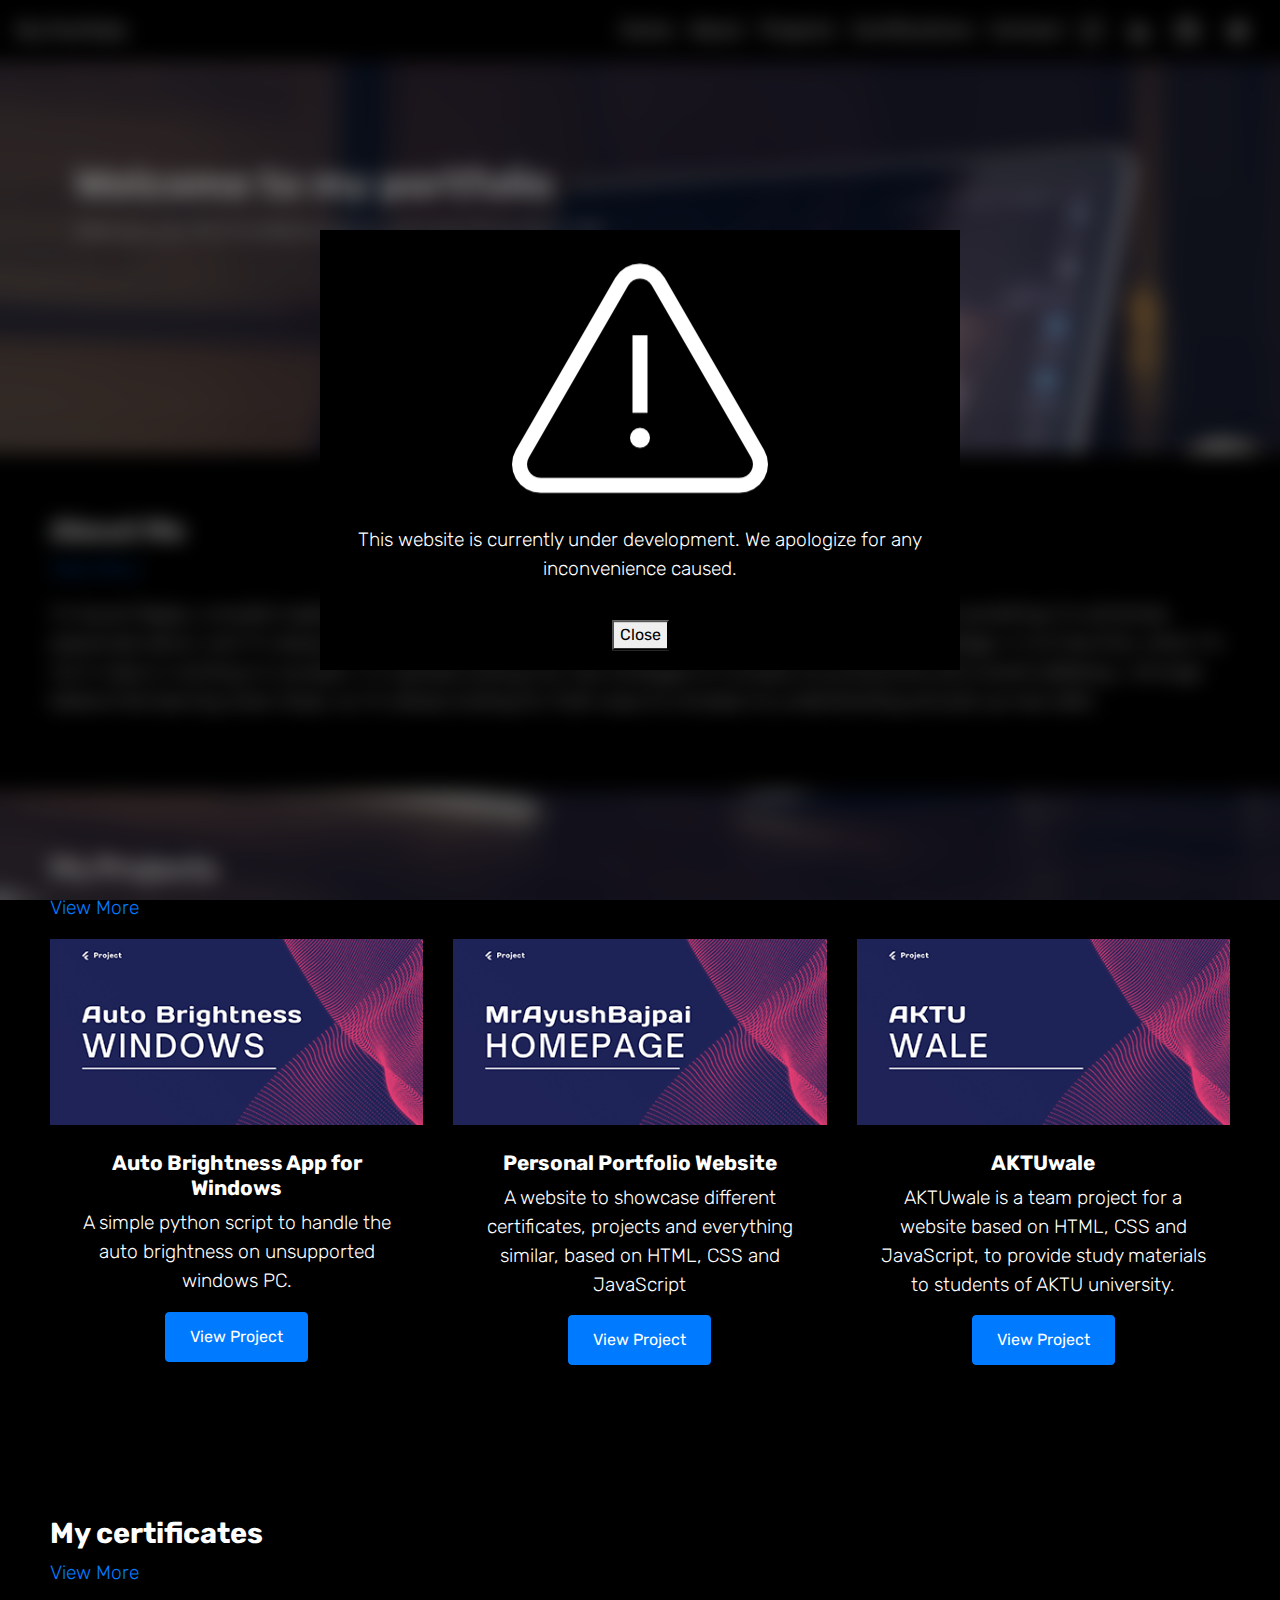
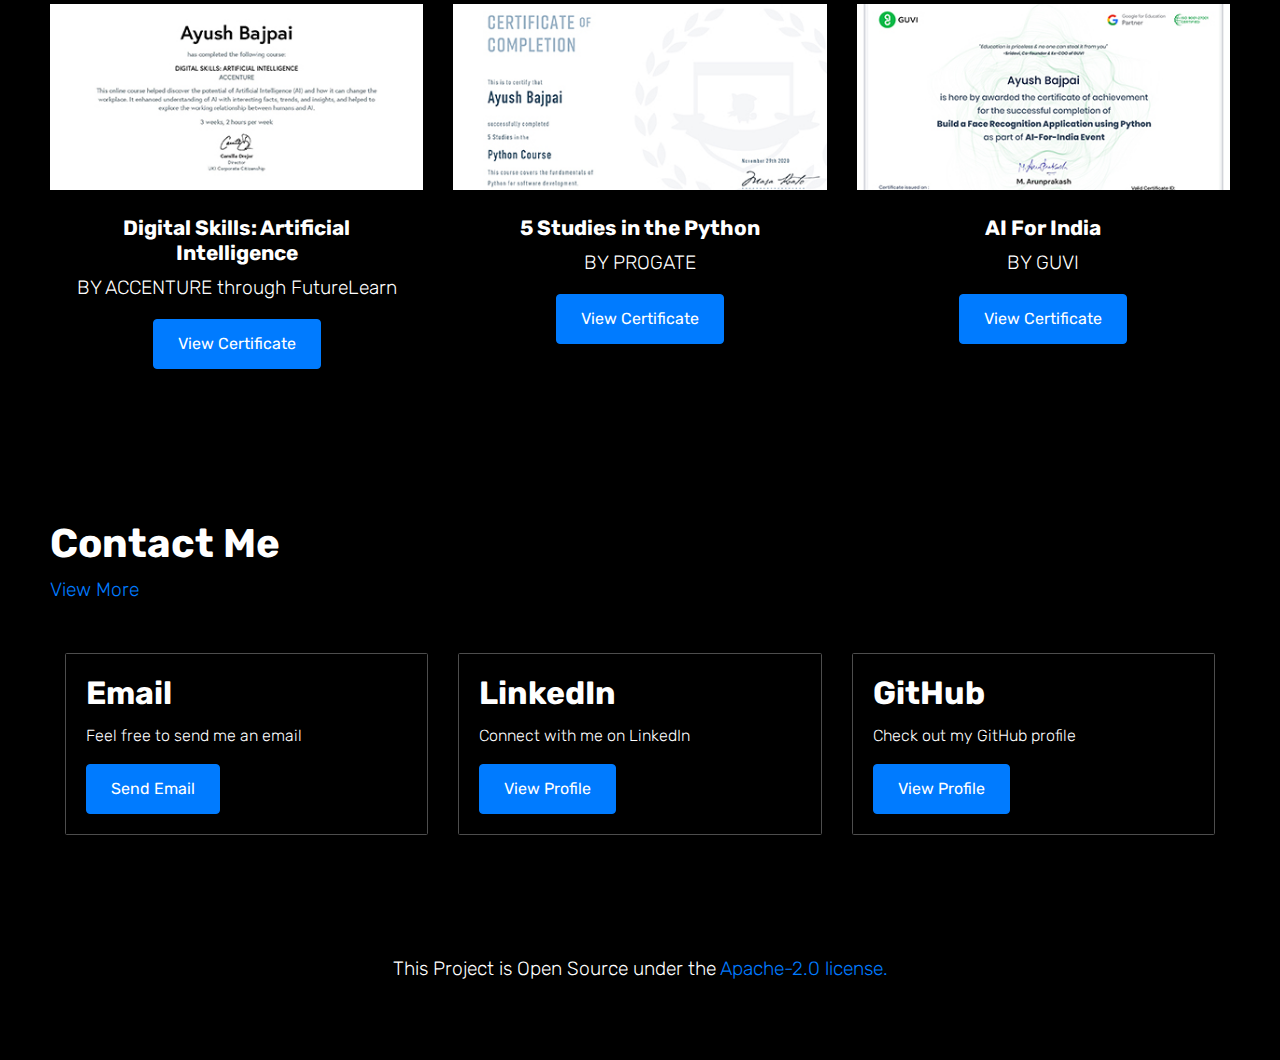
<file: index.html>
<!DOCTYPE html>
<html>
  <head>
    <meta charset="UTF-8" />
    <meta
      name="viewport"
      content="width=device-width, initial-scale=1, maximum-scale=1, user-scalable=0"
    />

    <title>Ayush Bajpai's Homepage</title>
    <link rel="icon" href="images/favicon.ico" />
    <link
      rel="stylesheet"
      href="https://stackpath.bootstrapcdn.com/bootstrap/4.3.1/css/bootstrap.min.css"
    />
    <link rel="preconnect" href="//fonts.googleapis.com" />
    <link rel="preconnect" href="//fonts.gstatic.com" crossorigin />
    <link
      href="//fonts.googleapis.com/css2?family=Rubik:wght@300;700&display=swap"
      rel="stylesheet"
    />
    <link rel="stylesheet" href="css/style.css" />
  </head>
  <body class="bg-image">
    <div id="blur"></div>

    <div id="popup">
      <img src="images/warning.png" alt="Popup Image" />
      <p>
        This website is currently under development. We apologize for any
        inconvenience caused.
      </p>
      <button id="closeBtn">Close</button>
    </div>

    <div id="navbar"></div>

    <div id="home" class="jumbotron">
      <div id="jumbotron-container" class="container-fluid">
        <h1>Welcome to my portfolio</h1>
        <p>Here you can find my latest projects and everything about me</p>
      </div>
    </div>

    <div id="about" class="container-fluid">
      <h2>About Me</h2>
      <a href="about-me.html"><p>View More</p></a>
      <p>
        I'm Ayush Bajpai, a student seeking a B.Tech in machine learning and
        artificial intelligence. Programming is something I'm extremely
        passionate about, and I'm always searching for ways to improve my
        technical skills and increase my knowledge. In my free time, when I'm
        not in class or working on a project, I'm typically looking into new
        strategies to increase my productivity and overall wellbeing. I strongly
        believe that learning never stops, so I'm always looking for fresh ways
        to increase my understanding and pick up new skills.
      </p>
    </div>

    <div id="projects" class="container-fluid bg-grey">
      <h2>My Projects</h2>
      <a href="projects.html"><p>View More</p></a>
      <div class="row">
        <div class="col-sm-4">
          <div id="home-project" class="thumbnail">
            <img
              src="images/projects/auto-brightness-windows.jpg"
              alt="Auto auto-brightness-windows"
            />
            <div class="caption">
              <h3>Auto Brightness App for Windows</h3>
              <p>
                A simple python script to handle the auto brightness on
                unsupported windows PC.
              </p>
              <p>
                <a href="#" class="btn btn-primary" role="button"
                  >View Project</a
                >
              </p>
            </div>
          </div>
        </div>
        <div class="col-sm-4">
          <div id="home-project" class="thumbnail">
            <img
              src="images/projects/homepage.jpg"
              alt="Personal Portfolio Website"
            />
            <div class="caption">
              <h3>Personal Portfolio Website</h3>
              <p>
                A website to showcase different certificates, projects and
                everything similar, based on HTML, CSS and JavaScript
              </p>
              <p>
                <a href="#" class="btn btn-primary" role="button"
                  >View Project</a
                >
              </p>
            </div>
          </div>
        </div>
        <div class="col-sm-4">
          <div id="home-project" class="thumbnail">
            <img src="images/projects/aktuwale.jpg" alt="AKTUwale" />
            <div class="caption">
              <h3>AKTUwale</h3>
              <p>
                AKTUwale is a team project for a website based on HTML, CSS and
                JavaScript, to provide study materials to students of AKTU
                university.
              </p>
              <p>
                <a href="#" class="btn btn-primary" role="button"
                  >View Project</a
                >
              </p>
            </div>
          </div>
        </div>
      </div>
    </div>

    <div class="container-fluid">
      <h2>My certificates</h2>
      <a href="certifications.html"><p>View More</p></a>
      <div class="row">
        <div class="col-sm-4">
          <div class="thumbnail">
            <img
              src="images/certificates/accenture.jpg"
              alt="artificial intelligence"
            />
            <div class="caption">
              <h3>Digital Skills: Artificial Intelligence</h3>
              <p>
                BY ACCENTURE through FutureLearn
              </p>
              <p>
                <a target="_blank" rel="noopener" href="https://www.futurelearn.com/certificates/uzynaxz" class="btn btn-primary" role="button"
                  >View Certificate</a
                >
              </p>
            </div>
          </div>
        </div>
        <div class="col-sm-4">
          <div class="thumbnail">
            <img src="images/certificates/progate.jpg" alt="5 Studies in the Python" />
            <div class="caption">
              <h3>5 Studies in the Python</h3>
              <p>BY PROGATE</p>
              <p>
                <a target="_blank" rel="noopener" href="https://progate.com/course_certificate/a96501caqkjk29" class="btn btn-primary" role="button"
                  >View Certificate</a
                >
              </p>
            </div>
          </div>
        </div>
        <div class="col-sm-4">
          <div class="thumbnail">
            <img src="images/certificates/ai-for-india.jpg" alt="AI For India" />
            <div class="caption">
              <h3>AI For India</h3>
              <p>BY GUVI</p>
              <p>
                <a target="_blank" rel="noopener" href="https://www.guvi.in/verify-certificate?id=362i91o81s516M231h" class="btn btn-primary" role="button"
                  >View Certificate</a
                >
              </p>
            </div>
          </div>
        </div>
      </div>
    </div>

    <div id="contact" class="container-fluid">
      <h1>Contact Me</h1>
      <a href="contact-me.html"><p>View More</p></a>
      <div class="col-sm-auto">
        <div class="card-deck mt-5">
          <div class="card">
            <div class="card-body">
              <h5 class="card-title">Email</h5>
              <p class="card-text">Feel free to send me an email</p>
              <a
                href="mailto:ayushbajpai1711@gmail.com"
                class="btn btn-primary stretched-link"
                >Send Email</a
              >
            </div>
          </div>

          <div class="card">
            <div class="card-body">
              <h5 class="card-title">LinkedIn</h5>
              <p class="card-text">Connect with me on LinkedIn</p>
              <a
                href="https://www.linkedin.com/in/mrayushbajpai/"
                target="_blank"
                rel="noopener noreferrer"
                class="btn btn-primary stretched-link"
                >View Profile</a
              >
            </div>
          </div>
          <div class="card">
            <div class="card-body">
              <h5 class="card-title">GitHub</h5>
              <p class="card-text">Check out my GitHub profile</p>
              <a
                href="https://github.com/MrAyushBajpai"
                target="_blank"
                rel="noopener noreferrer"
                class="btn btn-primary stretched-link"
                >View Profile</a
              >
            </div>
          </div>
        </div>
      </div>
    </div>

    <footer class="container-fluid text-center">
      <p>
        This Project is Open Source under the
        <a
          href="https://github.com/MrAyushBajpai/MrAyushBajpai.github.io/blob/main/LICENSE"
          >Apache-2.0 license.</a
        >
      </p>
    </footer>
    <script src="https://code.jquery.com/jquery-3.3.1.min.js"></script>
    <script src="https://cdnjs.cloudflare.com/ajax/libs/popper.js/1.14.7/umd/popper.min.js"></script>
    <script src="https://stackpath.bootstrapcdn.com/bootstrap/4.3.1/js/bootstrap.min.js"></script>
    <script src="js/navbar-loader.js"></script>
    <script src="js/popup.js"></script>
  </body>
</html>
</file>
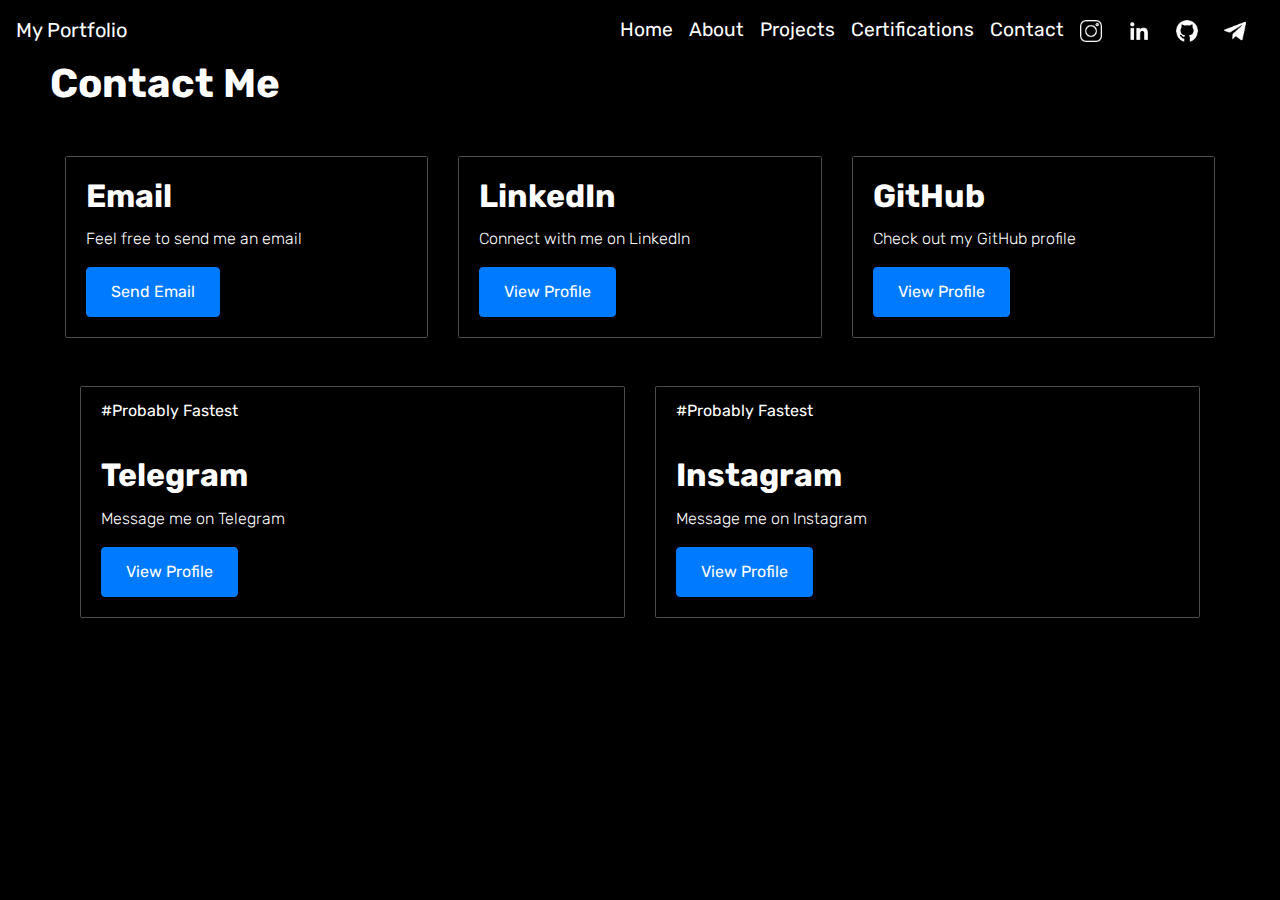
<file: contact-me.html>
<!DOCTYPE html>
<html lang="en">
  <head>
    <meta charset="UTF-8" />
    <meta
      name="viewport"
      content="width=device-width, initial-scale=1, maximum-scale=1, user-scalable=0"
    />
    <meta http-equiv="X-UA-Compatible" content="ie=edge" />
    <title>Contact Me</title>
    <link rel="icon" href="images/favicon.ico" />
    <link
      rel="stylesheet"
      href="https://stackpath.bootstrapcdn.com/bootstrap/4.3.1/css/bootstrap.min.css"
      integrity="sha384-ggOyR0iXCbMQv3Xipma34MD+dH/1fQ784/j6cY/iJTQUOhcWr7x9JvoRxT2MZw1T"
      crossorigin="anonymous"
    />
    <link rel="stylesheet" href="css/style.css" />
    <link rel="preconnect" href="//fonts.googleapis.com" />
    <link rel="preconnect" href="//fonts.gstatic.com" crossorigin />
    <link
      href="//fonts.googleapis.com/css2?family=Rubik:wght@300;700&display=swap"
      rel="stylesheet"
    />
  </head>
  <body>
    <div id="navbar"></div>

    <div class="container-fluid">
      <h1>Contact Me</h1>
      <div class="col-sm-auto">
        <div class="card-deck mt-5">
          <div class="card">
            <div class="card-body">
              <h5 class="card-title">Email</h5>
              <p class="card-text">Feel free to send me an email</p>
              <a
                href="mailto:ayushbajpai1711@gmail.com"
                class="btn btn-primary stretched-link"
                >Send Email</a
              >
            </div>
          </div>

          <div class="card">
            <div class="card-body">
              <h5 class="card-title">LinkedIn</h5>
              <p class="card-text">Connect with me on LinkedIn</p>
              <a
                href="https://www.linkedin.com/in/mrayushbajpai/"
                target="_blank"
                rel="noopener noreferrer"
                class="btn btn-primary stretched-link"
                >View Profile</a
              >
            </div>
          </div>
          <div class="card">
            <div class="card-body">
              <h5 class="card-title">GitHub</h5>
              <p class="card-text">Check out my GitHub profile</p>
              <a
                href="https://github.com/MrAyushBajpai"
                target="_blank"
                rel="noopener noreferrer"
                class="btn btn-primary stretched-link"
                >View Profile</a
              >
            </div>
          </div>
        </div>
        <div class="col-sm-auto">
          <div class="card-deck mt-5">
            <div class="card">
              <div class="card-header">#Probably Fastest</div>
              <div class="card-body">
                <h5 class="card-title">Telegram</h5>
                <p class="card-text">Message me on Telegram</p>
                <a
                  href="https://telegram.me/mrayushbajpai"
                  target="_blank"
                  rel="noopener noreferrer"
                  class="btn btn-primary stretched-link"
                  >View Profile</a
                >
              </div>
            </div>
            <div class="card">
              <div class="card-header">#Probably Fastest</div>
              <div class="card-body">
                <h5 class="card-title">Instagram</h5>
                <p class="card-text">Message me on Instagram</p>
                <a
                  href="https://www.instagram.com/mrayushbajpai/"
                  target="_blank"
                  rel="noopener noreferrer"
                  class="btn btn-primary stretched-link"
                  >View Profile</a
                >
              </div>
            </div>
          </div>
        </div>
      </div>
    </div>
    <script src="https://code.jquery.com/jquery-3.3.1.min.js"></script>
    <script src="https://cdnjs.cloudflare.com/ajax/libs/popper.js/1.14.7/umd/popper.min.js"></script>
    <script src="https://stackpath.bootstrapcdn.com/bootstrap/4.3.1/js/bootstrap.min.js"></script>
    <script src="js/navbar-loader.js"></script>
  </body>
</html>
</file>
<file: css/style.css>
body {
  font-family: "Rubik", sans-serif;
}

h1,
h2,
h3,
h4,
h5,
h6 {
  font-weight: 700;
}

p {
  font-weight: 300;
}

.jumbotron {
  color: #fff;
  background-color: transparent;
  padding: 100px 25px;
  border: none;
  border-radius: 0;
  box-shadow: 0 0.5rem 1rem rgba(0, 0, 0, 0.15);
}

.bg-grey {
  background-color: #000;
  color: #fff;
}

.bg-image {
  background-image: url("../images/bg/bg-xl.jpg");
  background-repeat: no-repeat;
  background-size: cover;
  background-position: center;
  background-attachment: fixed;
}

.thumbnail {
  padding: 0 0 15px;
  border: none;
  border-radius: 0;
}

.thumbnail img {
  width: 100%;
  height: 100%;
  margin-bottom: 10px;
}

.caption {
  color: #fff;
  text-align: center;
  margin: 1rem;
}

.container-fluid {
  padding: 60px 50px;
  background-color: #000;
  color: #fff;
}

.container {
  padding: 80px 120px;
}

.navbar-dark {
  background-color: #000 !important;
  color: #fff;
}

.navbar-dark .navbar-brand,
.navbar-dark .navbar-nav .nav-link {
  color: #fff;
}

.navbar-dark .navbar-nav .nav-link:hover,
.navbar-dark .navbar-nav .nav-link:focus {
  color: #f8f9fa;
}

#certificate-card {
  background-color: #000;
  color: #fff;
  border-radius: 0.1rem;
  border-color: #4d4d4d;
}

#jumbotron-container {
  background-color: transparent;
}

#about {
  background-color: #000;
}

#projects {
  background-color: transparent;
  color: #fff;
}

#contact {
  background-color: transparent;
}

#home-project {
  background-color: #000;
}

#blur {
  position: fixed;
  top: 0;
  left: 0;
  width: 100%;
  height: 100%;
  background-color: rgba(0, 0, 0, 0.5);
  backdrop-filter: blur(10px);
  z-index: 9999;
  display: none;
}

#popup {
  position: fixed;
  top: 50%;
  left: 50%;
  transform: translate(-50%, -50%);
  background-color: #000;
  color: #fff;
  padding: 20px;
  text-align: center;
  z-index: 10000;
}

#popup img {
  max-width: 100%;
  height: auto;
}

#popup p {
  margin-top: 20px;
}

#closeBtn {
  margin-top: 20px;
}


.card {
  background-color: #000;
  color: #fff;
  border-radius: 0.1rem;
  border-color: #4d4d4d;
}

body {
  background-color: #000;
  color: #fff;
}

@media only screen and (max-width: 576px) {
  .bg-image {
    background-image: url("../images/bg/bg-sm.jpg");
  }

  h1 {
    font-size: 1.5rem;
  }

  h2 {
    font-size: 1.25rem;
  }

  h3 {
    font-size: 0.9rem;
  }

  p {
    font-size: 0.9rem;
  }

  ul {
    font-size: 0.9rem;
  }

  img {
    max-width: 100%;
    height: auto;
  }

  #certificate-card {
    max-width: 100%;
    margin: 0;
  }

  .card-img {
    height: 150px;
  }

  .card-body {
    padding: 8px;
  }

  .card-title {
    font-size: 20px;
  }

  .card-text {
    font-size: 14px;
  }

  .btn {
    font-size: 14px;
    padding: 6px 12px;
  }
}

@media only screen and (max-width: 768px) {
  .bg-image {
    background-image: url("../images/bg/bg-md.jpg");
  }

  h1 {
    font-size: 2rem;
  }

  h2 {
    font-size: 1.5rem;
  }

  h3 {
    font-size: 1rem;
  }

  p {
    font-size: 1rem;
  }

  ul {
    font-size: 1rem;
  }

  img {
    max-width: 100%;
    height: auto;
  }
}

#certificate-card {
  max-width: 100%;
  margin: 0;
}

.card-img {
  height: 200px;
}

.card-body {
  padding: 10px;
}

.card-title {
  font-size: 24px;
}

.card-text {
  font-size: 16px;
}

.btn {
  font-size: 16px;
  padding: 8px 16px;
}

@media only screen and (max-width: 992px) {
  .bg-image {
    background-image: url("../images/bg/bg-lg.jpg");
  }

  h1 {
    font-size: 2rem;
  }

  h2 {
    font-size: 1.5rem;
  }

  h3 {
    font-size: 1rem;
  }

  p {
    font-size: 1rem;
  }

  ul {
    font-size: 1rem;
  }

  img {
    max-width: 100%;
    height: auto;
  }

  #certificate-card {
    max-width: 100%;
    margin: 0;
  }

  .card-img {
    height: 250px;
  }

  .card-body {
    padding: 12px;
  }

  .card-title {
    font-size: 28px;
  }

  .card-text {
    font-size: 18px;
  }

  .btn {
    font-size: 18px;
    padding: 10px 20px;
  }
}

@media only screen and (min-width: 993px) {
  .bg-image {
    background-image: url("../images/bg/bg-xl.jpg");
  }

  h1 {
    font-size: 2.5rem;
  }

  h2 {
    font-size: 1.8rem;
  }

  h3 {
    font-size: 1.3rem;
  }

  p {
    font-size: 1.2rem;
  }

  ul {
    font-size: 1.2rem;
  }

  img {
    max-width: 100%;
    height: auto;
  }

  #certificate-card {
    max-width: 800px;
    margin: 0 auto;
  }

  .card-img {
    height: 300px;
  }

  .card-body {
    padding: 1.25rem;
  }

  .card-title {
    font-size: 2rem;
  }

  .card-text {
    font-size: 1rem;
  }

  .btn {
    font-size: 1rem;
    padding: 12px 24px;
  }
}
</file>
